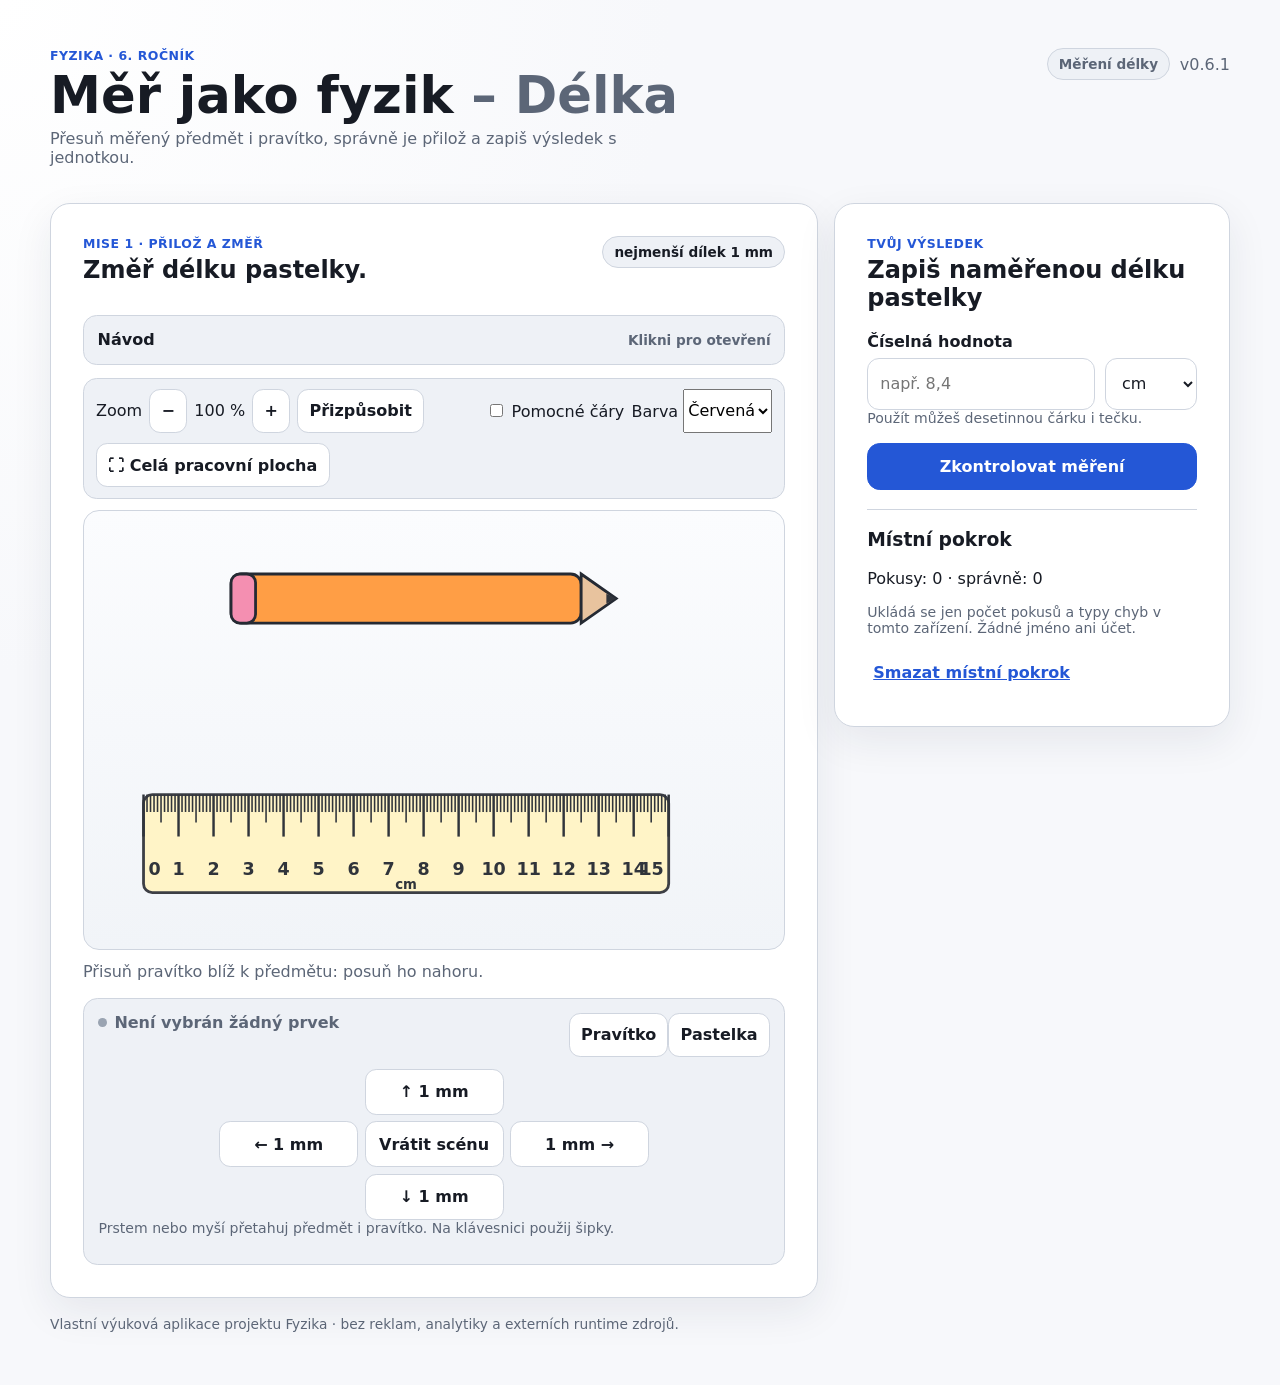
<file: index.html>
<!doctype html><html lang="cs"><head><meta charset="utf-8"><meta name="viewport" content="width=device-width,initial-scale=1,viewport-fit=cover"><meta name="theme-color" content="#f7f8fb"><meta http-equiv="Content-Security-Policy" content="default-src 'self';script-src 'self';style-src 'self';img-src 'self' data:;connect-src 'self';worker-src 'self';object-src 'none';base-uri 'none';form-action 'none'"><title>Měř jako fyzik – Délka</title><link rel="manifest" href="./manifest.webmanifest"><link rel="icon" href="./icons/icon.svg" type="image/svg+xml"><link rel="stylesheet" href="./styles.css"><script src="./physics.js" defer></script><script src="./app-1.js" defer></script><script src="./app-2a.js" defer></script><script src="./app-2b.js" defer></script><script src="./app-3.js" defer></script><script src="./app-4.js" defer></script></head><body>
<a class="skip-link" href="#workspace">Přejít na měřicí plochu</a><header class="site-header"><div><p class="eyebrow">Fyzika · 6. ročník</p><h1>Měř jako fyzik <span>– Délka</span></h1><p class="lead">Přesuň měřený předmět i pravítko, správně je přilož a zapiš výsledek s jednotkou.</p></div><div class="header-meta"><span class="pill">Měření délky</span><span id="version">v0.6.1</span></div></header>
<main id="workspace" class="layout"><section id="task-card" class="card task-card" aria-labelledby="task-title"><div class="task-heading"><div><p id="task-step" class="step">Mise 1 · Přilož a změř</p><h2 id="task-title">Změř délku předmětu.</h2></div><div class="skill-chip">nejmenší dílek 1 mm</div></div>
<details class="instruction-panel"><summary><span>Návod</span><span class="summary-hint">Klikni pro otevření</span></summary><div class="instruction-body"><ol><li>Přesuň předmět i pravítko do pohodlné polohy.</li><li>Přilož horní hranu pravítka těsně k předmětu.</li><li>Zarovnej značku <strong>0</strong> s levým koncem předmětu.</li><li>Odečti délku na stupnici a zapiš číselnou hodnotu i jednotku.</li></ol><p><strong>Tip:</strong> Když si nejsi jistý, zapni pomocné čáry nebo použij zoom.</p></div></details>
<div class="scene-tools"><div class="zoom-controls"><span>Zoom</span><button id="zoom-out" type="button" disabled>−</button><output id="zoom-label">100 %</output><button id="zoom-in" type="button">+</button><button id="zoom-reset" type="button">Přizpůsobit</button></div><div class="guide-controls"><label><input id="guide-toggle" type="checkbox"> Pomocné čáry</label><label>Barva <select id="guide-color"><option value="red" selected>Červená</option><option value="blue">Modrá</option><option value="green">Zelená</option><option value="black">Černá</option></select></label></div><button id="fullscreen-toggle" type="button"><span aria-hidden="true">⛶</span> <span id="fullscreen-label">Celá pracovní plocha</span></button></div>
<div class="scene-wrap"><svg id="measurement-scene" class="scene" viewBox="0 0 200 125" role="img" aria-labelledby="scene-title scene-desc"><title id="scene-title">Virtuální měření délky</title><desc id="scene-desc">Měřený předmět i pravítko lze přesouvat vodorovně i svisle.</desc><g id="object-group" class="movable object" tabindex="0" role="group" aria-label="Pohyblivý měřený předmět"></g><g id="ruler-group" class="movable ruler" tabindex="0" role="group" aria-label="Pohyblivé pravítko"><rect class="hitbox" x="-4" y="-5" width="158" height="38" rx="5"/><rect x="0" y="0" width="150" height="28" rx="2.5" class="ruler-body"/><g id="ruler-ticks"></g><g id="ruler-labels"></g><text x="75" y="27" text-anchor="middle" class="ruler-unit">cm</text></g><g id="guide-lines" class="guide-lines" aria-hidden="true"><line id="guide-start-line" class="guide-line"/><line id="guide-end-line" class="guide-line"/></g></svg></div>
<p id="accessible-state" class="sr-only"></p><p id="placement-status" class="status-line" tabindex="-1" aria-live="polite"></p><div class="movement-panel"><div class="active-selector"><span id="active-target-label" class="active-target-status" data-active="none" aria-live="polite">Není vybrán žádný prvek</span><div><button id="select-ruler" class="target-button" type="button" aria-pressed="false">Pravítko</button><button id="select-object" class="target-button" type="button" aria-pressed="false">Předmět</button></div></div><div class="nudge-grid"><span></span><button class="secondary nudge" data-nudge-y="-1" disabled>↑ 1 mm</button><span></span><button class="secondary nudge" data-nudge-x="-1" disabled>← 1 mm</button><button id="reset-scene" class="secondary" type="button">Vrátit scénu</button><button class="secondary nudge" data-nudge-x="1" disabled>1 mm →</button><span></span><button class="secondary nudge" data-nudge-y="1" disabled>↓ 1 mm</button><span></span></div><p id="movement-help" class="help">Prstem nebo myší přetahuj předmět i pravítko. Na klávesnici použij šipky.</p></div></section>
<aside class="card answer-card" aria-labelledby="answer-title"><p class="step">Tvůj výsledek</p><h2 id="answer-title">Zapiš naměřenou délku</h2><div class="answer-row"><label for="answer-value">Číselná hodnota</label><div class="answer-inputs"><input id="answer-value" type="text" inputmode="decimal" autocomplete="off" spellcheck="false" placeholder="např. 8,4" aria-describedby="answer-help"><select id="answer-unit" aria-label="Jednotka délky"><option value="cm">cm</option><option value="mm">mm</option></select></div><p id="answer-help" class="help">Použít můžeš desetinnou čárku i tečku.</p></div><button id="check-answer" class="primary" type="button">Zkontrolovat měření</button><div id="feedback" class="feedback" tabindex="-1" aria-live="assertive" hidden><strong id="feedback-title"></strong><p id="feedback-text"></p></div><button id="next-task" class="secondary" type="button" hidden>Další předmět</button><div class="progress-box"><h3>Místní pokrok</h3><p id="attempts-status">Pokusy: 0 · správně: 0</p><p class="privacy-note">Ukládá se jen počet pokusů a typy chyb v tomto zařízení. Žádné jméno ani účet.</p><button id="reset-progress" class="text-button" type="button">Smazat místní pokrok</button></div></aside></main><footer><p>Vlastní výuková aplikace projektu Fyzika · bez reklam, analytiky a externích runtime zdrojů.</p></footer></body></html>
</file>
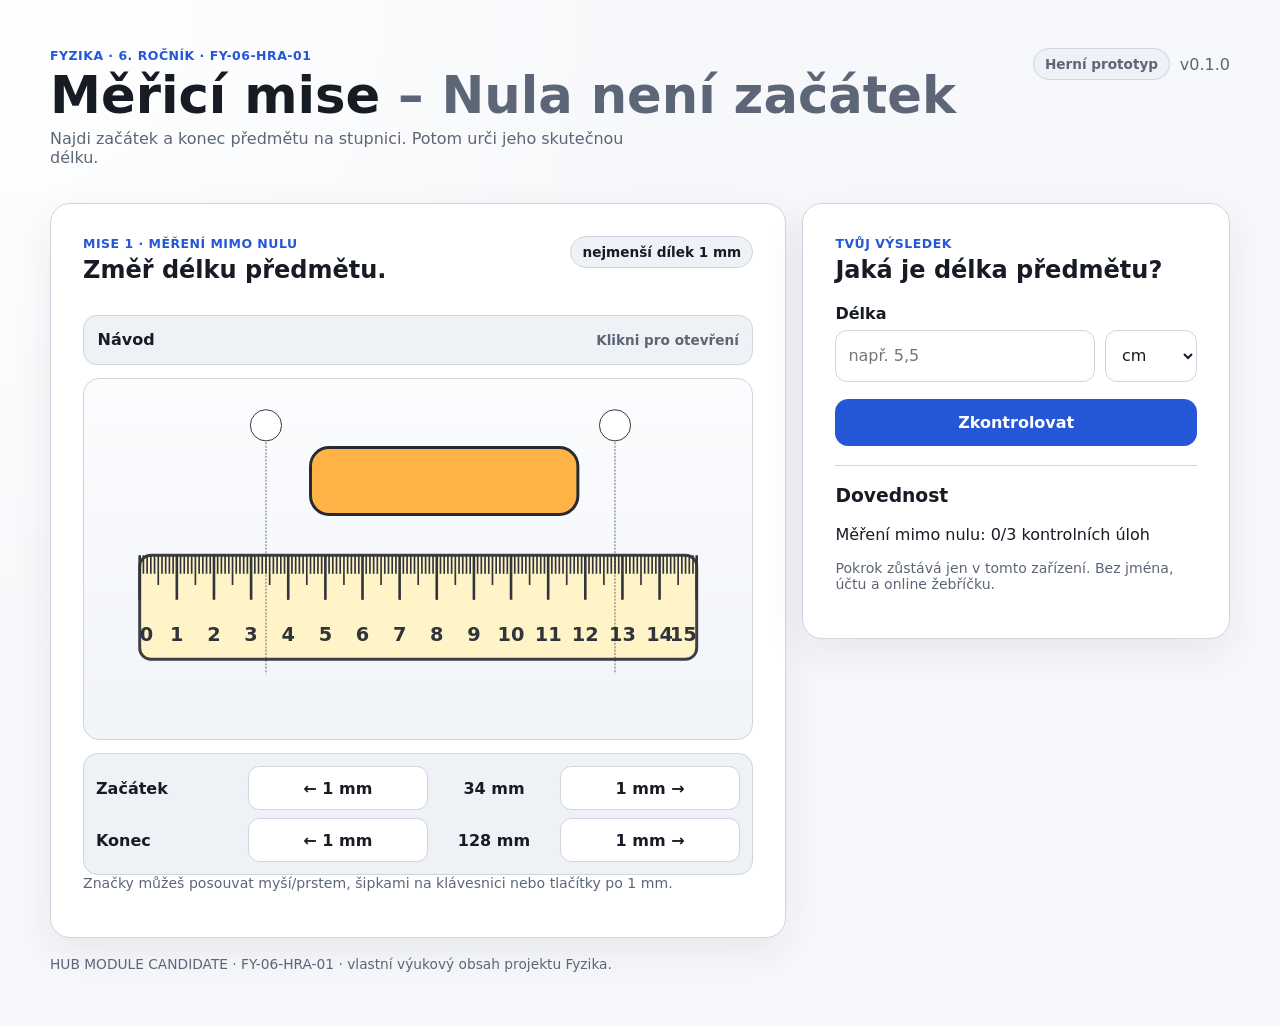
<file: games/mereni-mimo-nulu/index.html>
<!doctype html>
<html lang="cs">
<head>
  <meta charset="utf-8">
  <meta name="viewport" content="width=device-width,initial-scale=1,viewport-fit=cover">
  <meta name="theme-color" content="#f7f8fb">
  <meta http-equiv="Content-Security-Policy" content="default-src 'self';script-src 'self';style-src 'self';img-src 'self' data:;connect-src 'self';object-src 'none';base-uri 'none';form-action 'none'">
  <title>Měřicí mise – Nula není začátek</title>
  <link rel="stylesheet" href="../../styles.css">
  <link rel="stylesheet" href="./module.css">
  <script src="../../physics.js" defer></script>
  <script src="./game.js" defer></script>
</head>
<body>
  <a class="skip-link" href="#mission">Přejít na úlohu</a>
  <header class="site-header">
    <div>
      <p class="eyebrow">Fyzika · 6. ročník · FY-06-HRA-01</p>
      <h1>Měřicí mise <span>– Nula není začátek</span></h1>
      <p class="lead">Najdi začátek a konec předmětu na stupnici. Potom urči jeho skutečnou délku.</p>
    </div>
    <div class="header-meta"><span class="pill">Herní prototyp</span><span>v0.1.0</span></div>
  </header>

  <main id="mission" class="layout game-layout">
    <section class="card task-card" aria-labelledby="task-title">
      <div class="task-heading">
        <div>
          <p class="step" id="mission-step">Mise 1 · Měření mimo nulu</p>
          <h2 id="task-title">Změř délku předmětu.</h2>
        </div>
        <div class="skill-chip">nejmenší dílek 1 mm</div>
      </div>

      <details class="instruction-panel">
        <summary><span>Návod</span><span class="summary-hint">Klikni pro otevření</span></summary>
        <div class="instruction-body">
          <ol>
            <li>Označ na stupnici místo, kde předmět začíná.</li>
            <li>Označ místo, kde končí.</li>
            <li>Délku zjisti jako rozdíl: konec − začátek.</li>
            <li>Zapiš hodnotu a jednotku.</li>
          </ol>
          <p><strong>Pozor:</strong> číslo u pravého konce není automaticky délka předmětu.</p>
        </div>
      </details>

      <div class="scene-wrap offset-scene-wrap">
        <svg id="offset-scene" class="scene offset-scene" viewBox="0 0 180 92" role="img" aria-labelledby="scene-title scene-desc">
          <title id="scene-title">Měření předmětu na pravítku mimo nulovou značku</title>
          <desc id="scene-desc">Předmět leží nad pravítkem a nezačíná na nule. Dvě značky lze posouvat po stupnici.</desc>
          <rect x="15" y="16" width="150" height="18" rx="5" class="game-object" id="game-object"/>
          <g id="ruler" transform="translate(15 45)">
            <rect x="0" y="0" width="150" height="28" rx="3" class="ruler-body"/>
            <g id="ruler-ticks"></g>
            <g id="ruler-labels"></g>
          </g>
          <g id="markers">
            <g id="start-marker" class="measure-marker" tabindex="0" role="slider" aria-label="Značka začátku" aria-valuemin="0" aria-valuemax="150">
              <rect x="-8" y="4" width="16" height="78" rx="8" class="marker-hit"/>
              <line x1="0" y1="10" x2="0" y2="77" class="marker-line"/>
              <circle cx="0" cy="10" r="4.2" class="marker-handle"/>
            </g>
            <g id="end-marker" class="measure-marker" tabindex="0" role="slider" aria-label="Značka konce" aria-valuemin="0" aria-valuemax="150">
              <rect x="-8" y="4" width="16" height="78" rx="8" class="marker-hit"/>
              <line x1="0" y1="10" x2="0" y2="77" class="marker-line"/>
              <circle cx="0" cy="10" r="4.2" class="marker-handle"/>
            </g>
          </g>
        </svg>
      </div>

      <div class="marker-panel" aria-label="Přesné posouvání značek">
        <div class="marker-row">
          <strong>Začátek</strong>
          <button type="button" class="secondary marker-nudge" data-target="start" data-delta="-1">← 1 mm</button>
          <output id="start-output">0 mm</output>
          <button type="button" class="secondary marker-nudge" data-target="start" data-delta="1">1 mm →</button>
        </div>
        <div class="marker-row">
          <strong>Konec</strong>
          <button type="button" class="secondary marker-nudge" data-target="end" data-delta="-1">← 1 mm</button>
          <output id="end-output">0 mm</output>
          <button type="button" class="secondary marker-nudge" data-target="end" data-delta="1">1 mm →</button>
        </div>
      </div>
      <p class="help">Značky můžeš posouvat myší/prstem, šipkami na klávesnici nebo tlačítky po 1 mm.</p>
    </section>

    <aside class="card answer-card" aria-labelledby="answer-title">
      <p class="step">Tvůj výsledek</p>
      <h2 id="answer-title">Jaká je délka předmětu?</h2>
      <div class="answer-row">
        <label for="answer-value">Délka</label>
        <div class="answer-inputs">
          <input id="answer-value" type="text" inputmode="decimal" autocomplete="off" spellcheck="false" placeholder="např. 5,5">
          <select id="answer-unit" aria-label="Jednotka délky">
            <option value="cm">cm</option>
            <option value="mm">mm</option>
          </select>
        </div>
      </div>
      <button id="check-answer" class="primary" type="button">Zkontrolovat</button>
      <div id="feedback" class="feedback" tabindex="-1" aria-live="assertive" hidden>
        <strong id="feedback-title"></strong>
        <p id="feedback-text"></p>
      </div>
      <button id="next-task" class="secondary next-task" type="button" hidden>Další měření</button>
      <div class="progress-box">
        <h3>Dovednost</h3>
        <p id="mastery-status">Měření mimo nulu: zatím neověřeno</p>
        <p class="privacy-note">Pokrok zůstává jen v tomto zařízení. Bez jména, účtu a online žebříčku.</p>
      </div>
    </aside>
  </main>

  <footer><p>HUB MODULE CANDIDATE · FY-06-HRA-01 · vlastní výukový obsah projektu Fyzika.</p></footer>
</body>
</html>
</file>
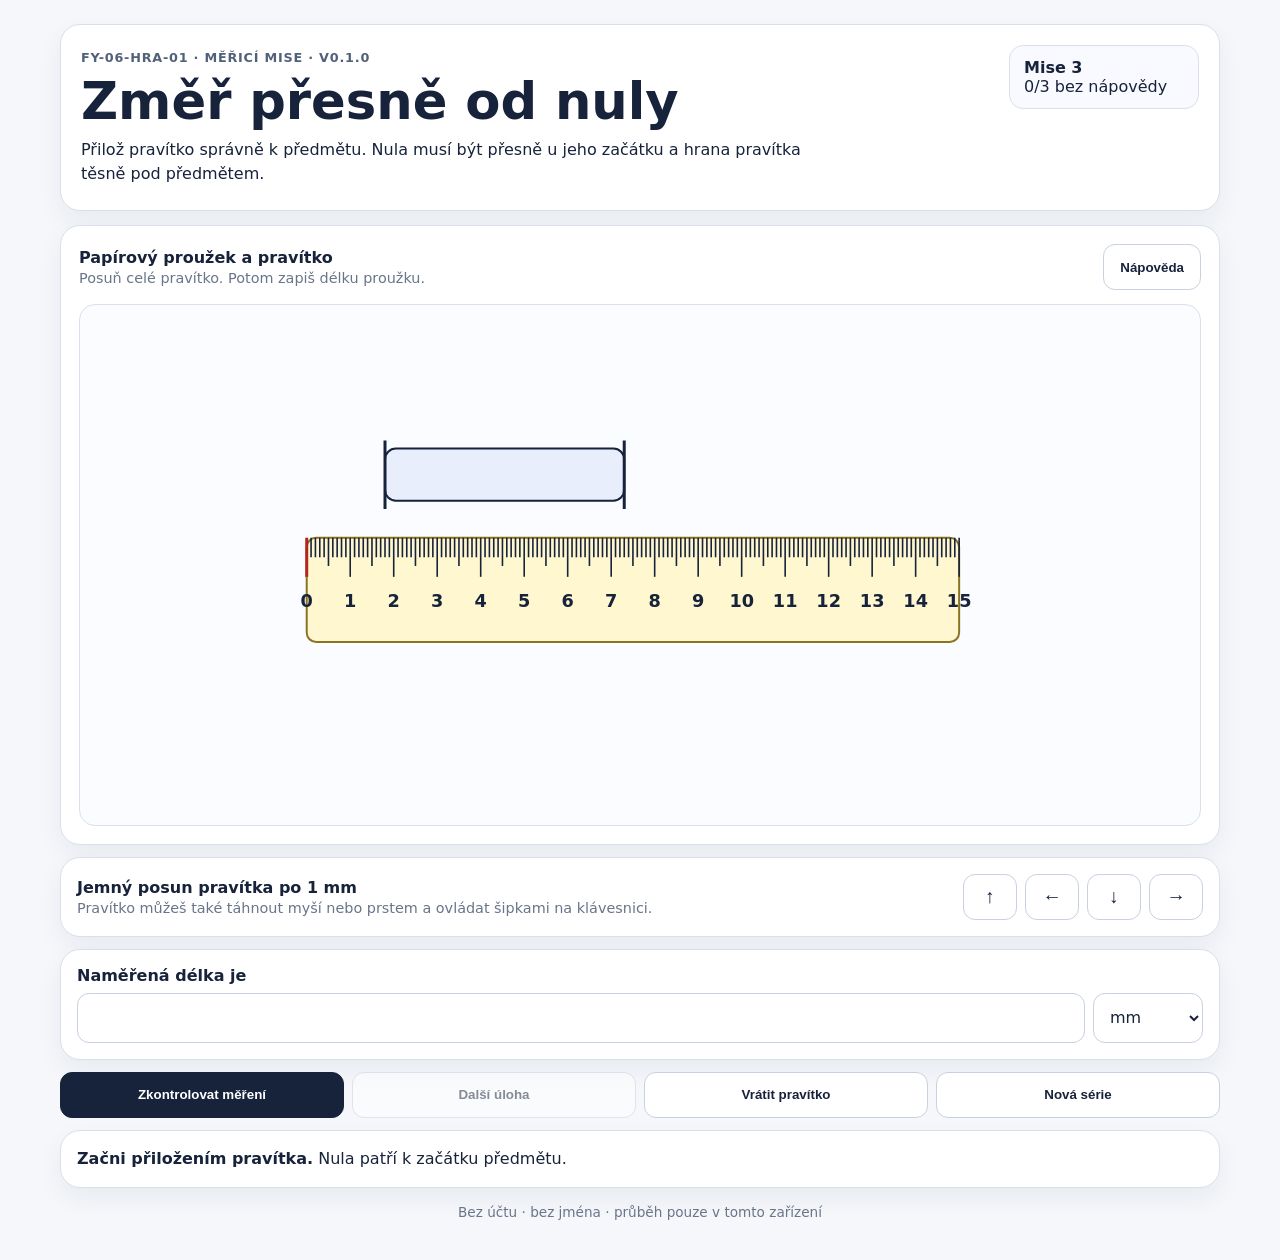
<file: games/mereni-od-nuly/index.html>
<!doctype html>
<html lang="cs">
<head>
  <meta charset="utf-8" />
  <meta name="viewport" content="width=device-width, initial-scale=1" />
  <title>Měřicí mise – Změř přesně od nuly</title>
  <link rel="stylesheet" href="module.css" />
</head>
<body>
  <main class="game-shell">
    <header class="game-head">
      <div>
        <p class="eyebrow">FY-06-HRA-01 · Měřicí mise · v0.1.0</p>
        <h1>Změř přesně od nuly</h1>
        <p>Přilož pravítko správně k předmětu. Nula musí být přesně u jeho začátku a hrana pravítka těsně pod předmětem.</p>
      </div>
      <div class="progress" aria-live="polite"><strong>Mise 3</strong><span id="progressText">0/3 bez nápovědy</span></div>
    </header>

    <section class="task-card" aria-labelledby="taskTitle">
      <div class="task-head">
        <div>
          <strong id="taskTitle">Papírový proužek a pravítko</strong>
          <span>Posuň celé pravítko. Potom zapiš délku proužku.</span>
        </div>
        <button id="helpButton" type="button" aria-expanded="false">Nápověda</button>
      </div>

      <div class="scene-wrap" id="sceneWrap">
        <svg id="sceneSvg" class="scene-svg" viewBox="0 0 824 382" role="img" aria-label="Předmět a posuvné pravítko"></svg>
      </div>

      <div id="helpBox" class="help-box" hidden>
        <strong>Kontrola ve dvou krocích:</strong>
        <ol>
          <li>Svisle si porovnej začátek předmětu s nulou pravítka.</li>
          <li>Hrana pravítka má být těsně u předmětu, ne daleko a ne přes něj.</li>
        </ol>
      </div>
    </section>

    <section class="move-card" aria-label="Posun pravítka">
      <div>
        <strong>Jemný posun pravítka po 1 mm</strong>
        <span>Pravítko můžeš také táhnout myší nebo prstem a ovládat šipkami na klávesnici.</span>
      </div>
      <div class="move-grid" aria-label="Směrová tlačítka">
        <button type="button" data-move-y="-1" aria-label="Posunout pravítko nahoru">↑</button>
        <button type="button" data-move-x="-1" aria-label="Posunout pravítko doleva">←</button>
        <button type="button" data-move-y="1" aria-label="Posunout pravítko dolů">↓</button>
        <button type="button" data-move-x="1" aria-label="Posunout pravítko doprava">→</button>
      </div>
    </section>

    <section class="answer-card">
      <label for="readingInput">Naměřená délka je</label>
      <div class="reading-row">
        <input id="readingInput" inputmode="decimal" autocomplete="off" aria-label="Naměřená délka" />
        <select id="unitSelect" aria-label="Jednotka délky">
          <option value="mm">mm</option>
          <option value="cm">cm</option>
        </select>
      </div>
    </section>

    <section class="actions">
      <button id="checkButton" class="primary" type="button">Zkontrolovat měření</button>
      <button id="nextButton" type="button" disabled>Další úloha</button>
      <button id="resetButton" type="button">Vrátit pravítko</button>
      <button id="newSeriesButton" type="button">Nová série</button>
    </section>

    <section id="feedback" class="feedback" aria-live="polite">
      <strong>Začni přiložením pravítka.</strong> Nula patří k začátku předmětu.
    </section>

    <footer>Bez účtu · bez jména · průběh pouze v tomto zařízení</footer>
  </main>

  <script src="../../physics.js"></script>
  <script src="model.js"></script>
  <script src="game.js"></script>
</body>
</html>
</file>
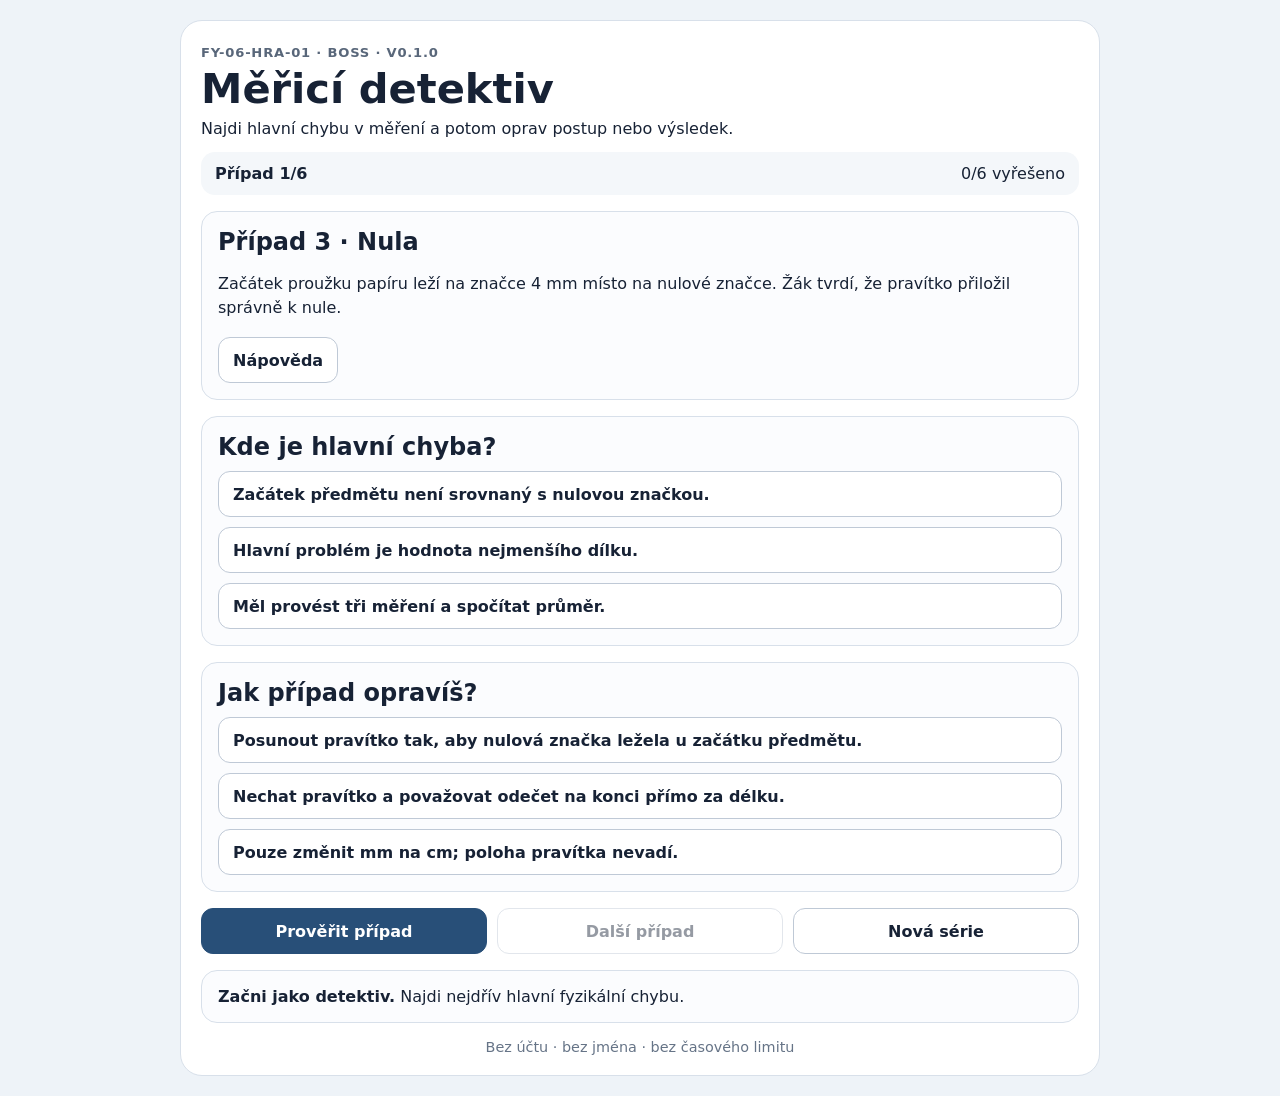
<file: games/merici-detektiv/index.html>
<!doctype html>
<html lang="cs">
<head>
  <meta charset="utf-8">
  <meta name="viewport" content="width=device-width,initial-scale=1">
  <title>Měřicí mise – Měřicí detektiv</title>
  <link rel="stylesheet" href="module.css">
</head>
<body>
  <main class="boss-shell" data-testid="boss-root">
    <header class="boss-header">
      <p class="eyebrow">FY-06-HRA-01 · BOSS · V0.1.0</p>
      <h1>Měřicí detektiv</h1>
      <p>Najdi hlavní chybu v měření a potom oprav postup nebo výsledek.</p>
      <div class="status-line"><strong id="case-label">Případ 1/6</strong><span id="mastery-label">0/6 vyřešeno</span></div>
    </header>

    <section class="case-card" aria-labelledby="case-title">
      <h2 id="case-title">Načítám případ…</h2>
      <p id="case-report"></p>
      <button id="hint-button" type="button" aria-expanded="false">Nápověda</button>
      <p id="hint-box" hidden></p>
    </section>

    <section class="choice-block">
      <h2>Kde je hlavní chyba?</h2>
      <div id="diagnosis-options" role="radiogroup" aria-label="Diagnóza chyby"></div>
    </section>

    <section class="choice-block">
      <h2>Jak případ opravíš?</h2>
      <div id="repair-options" role="radiogroup" aria-label="Oprava případu"></div>
    </section>

    <div class="actions">
      <button id="check-button" type="button">Prověřit případ</button>
      <button id="next-button" type="button" disabled>Další případ</button>
      <button id="restart-button" type="button">Nová série</button>
    </div>

    <section id="feedback" class="feedback" aria-live="polite"><strong>Začni jako detektiv.</strong> Najdi nejdřív hlavní fyzikální chybu.</section>
    <footer>Bez účtu · bez jména · bez časového limitu</footer>
  </main>
  <script src="model.js"></script>
  <script src="game.js"></script>
</body>
</html>
</file>
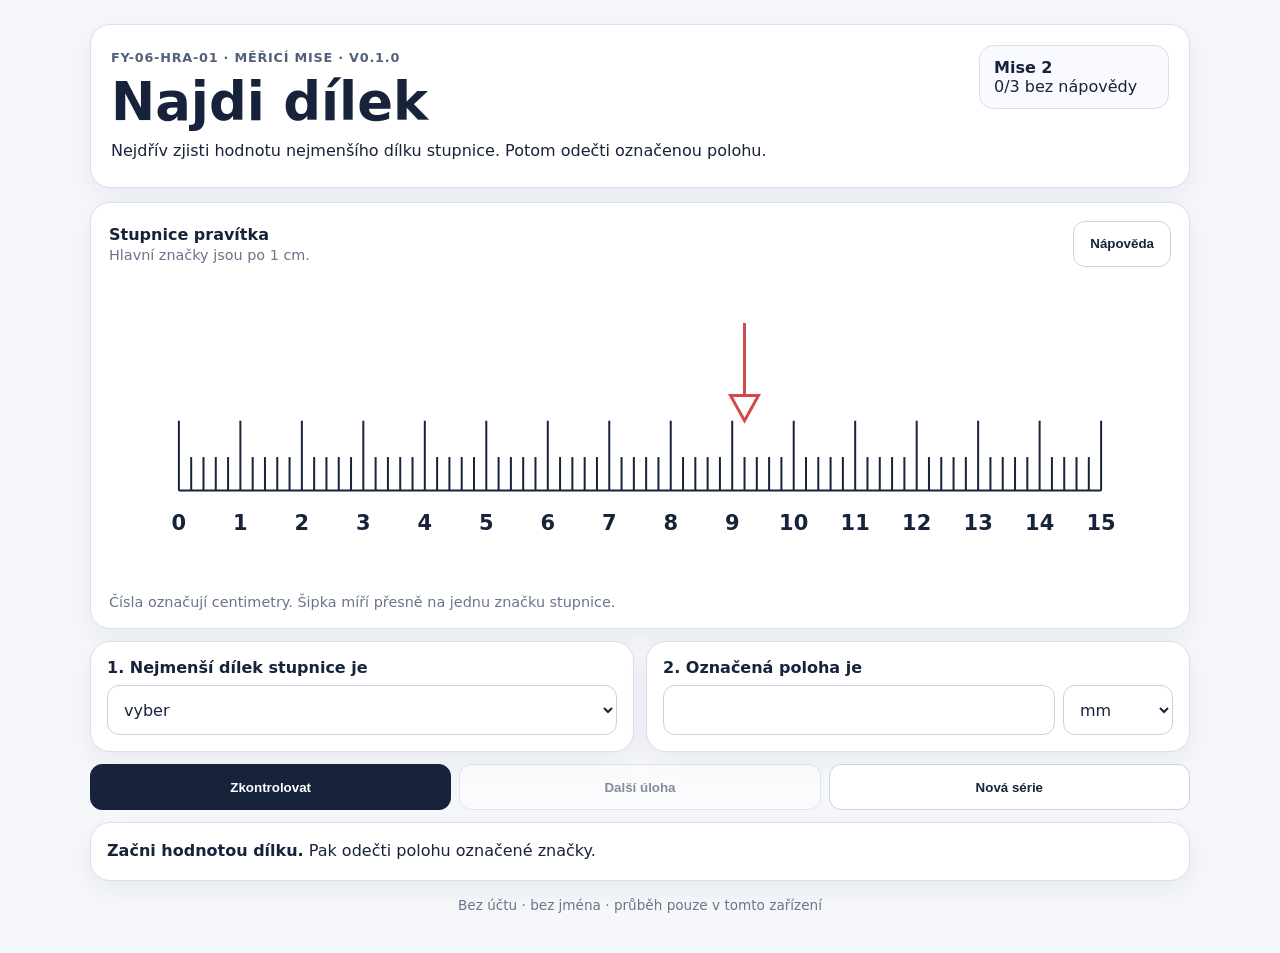
<file: games/najdi-dilek/index.html>
<!doctype html>
<html lang="cs">
<head>
  <meta charset="utf-8" />
  <meta name="viewport" content="width=device-width, initial-scale=1" />
  <title>Měřicí mise – Najdi dílek</title>
  <link rel="stylesheet" href="module.css" />
</head>
<body>
  <main class="game-shell">
    <header class="game-head">
      <div>
        <p class="eyebrow">FY-06-HRA-01 · Měřicí mise · v0.1.0</p>
        <h1>Najdi dílek</h1>
        <p>Nejdřív zjisti hodnotu nejmenšího dílku stupnice. Potom odečti označenou polohu.</p>
      </div>
      <div class="progress" aria-live="polite"><strong>Mise 2</strong><span id="progressText">0/3 bez nápovědy</span></div>
    </header>

    <section class="task-card" aria-labelledby="scaleTitle">
      <div class="task-head">
        <div><strong id="scaleTitle">Stupnice pravítka</strong><span>Hlavní značky jsou po 1 cm.</span></div>
        <button id="helpButton" type="button" aria-expanded="false">Nápověda</button>
      </div>
      <div class="scale-wrap">
        <svg id="scaleSvg" class="scale-svg" viewBox="0 0 760 220" role="img" aria-label="Pravítko s označenou polohou"></svg>
      </div>
      <p class="visual-note">Čísla označují centimetry. Šipka míří přesně na jednu značku stupnice.</p>
      <div id="helpBox" class="help-box" hidden>
        <strong>Jak na to:</strong> vezmi vzdálenost mezi dvěma očíslovanými značkami (1 cm = 10 mm) a rozděl ji počtem stejných mezer mezi nimi.
      </div>
    </section>

    <section class="answer-grid">
      <div class="answer-card">
        <label for="divisionSelect">1. Nejmenší dílek stupnice je</label>
        <select id="divisionSelect">
          <option value="">vyber</option>
          <option value="1">1 mm</option>
          <option value="2">2 mm</option>
          <option value="5">5 mm</option>
        </select>
      </div>
      <div class="answer-card">
        <label for="readingInput">2. Označená poloha je</label>
        <div class="reading-row">
          <input id="readingInput" inputmode="decimal" autocomplete="off" aria-label="Hodnota označené polohy" />
          <select id="unitSelect" aria-label="Jednotka odečtu">
            <option value="mm">mm</option>
            <option value="cm">cm</option>
          </select>
        </div>
      </div>
    </section>

    <section class="actions">
      <button id="checkButton" class="primary" type="button">Zkontrolovat</button>
      <button id="nextButton" type="button" disabled>Další úloha</button>
      <button id="newSeriesButton" type="button">Nová série</button>
    </section>

    <section id="feedback" class="feedback" aria-live="polite">
      <strong>Začni hodnotou dílku.</strong> Pak odečti polohu označené značky.
    </section>

    <footer>Bez účtu · bez jména · průběh pouze v tomto zařízení</footer>
  </main>

  <script src="model.js"></script>
  <script src="game.js"></script>
</body>
</html>
</file>
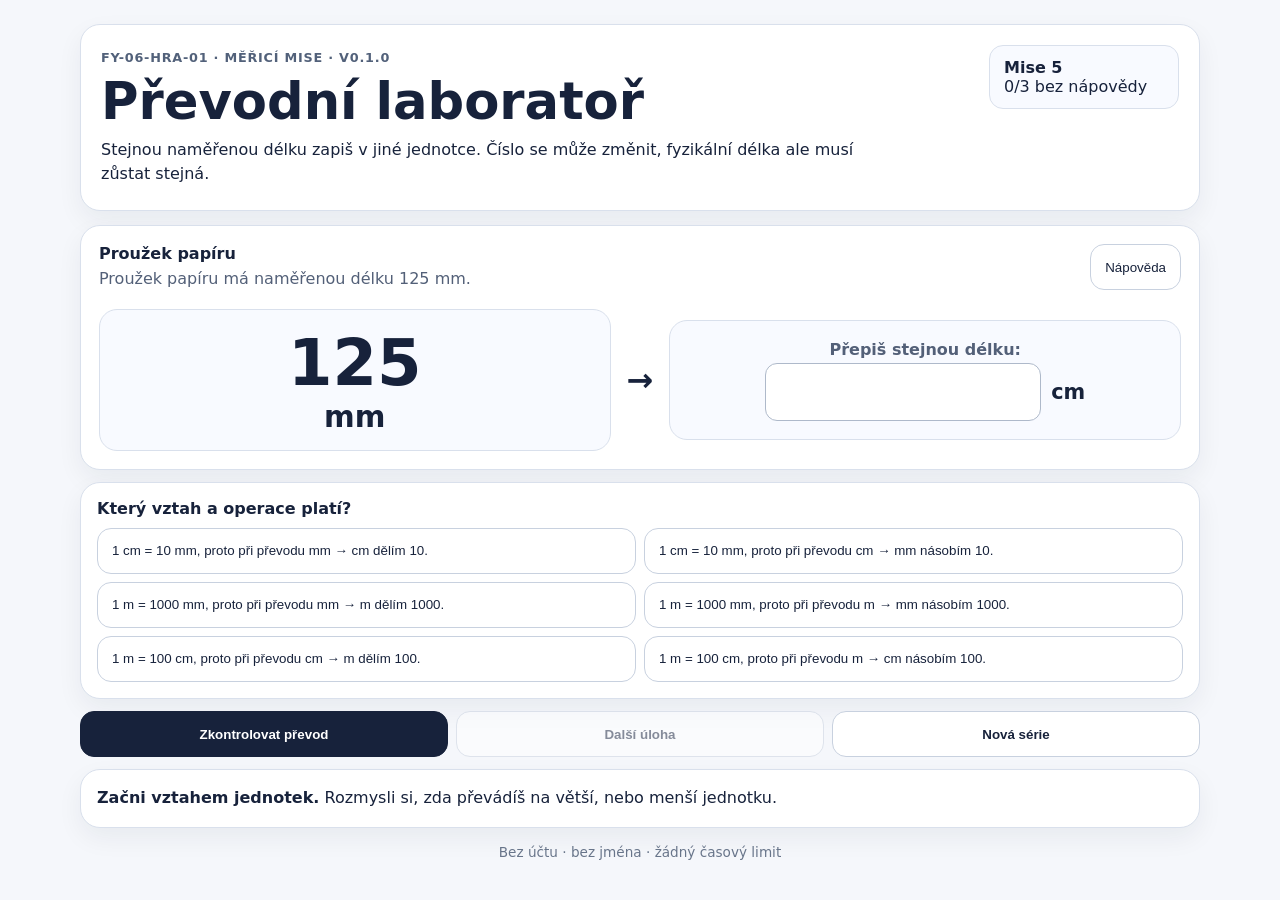
<file: games/prevodni-laborator/index.html>
<!doctype html>
<html lang="cs">
<head>
  <meta charset="utf-8" />
  <meta name="viewport" content="width=device-width, initial-scale=1" />
  <title>Měřicí mise – Převodní laboratoř</title>
  <link rel="stylesheet" href="module.css" />
</head>
<body>
  <main class="game-shell">
    <header class="game-head">
      <div>
        <p class="eyebrow">FY-06-HRA-01 · Měřicí mise · v0.1.0</p>
        <h1>Převodní laboratoř</h1>
        <p>Stejnou naměřenou délku zapiš v jiné jednotce. Číslo se může změnit, fyzikální délka ale musí zůstat stejná.</p>
      </div>
      <div class="progress" aria-live="polite"><strong>Mise 5</strong><span id="progressText">0/3 bez nápovědy</span></div>
    </header>

    <section class="task-card" aria-labelledby="taskTitle">
      <div class="task-head">
        <div><strong id="taskTitle">Úloha</strong><span id="taskContext"></span></div>
        <button id="helpButton" type="button" aria-expanded="false">Nápověda</button>
      </div>
      <div class="conversion-line" aria-live="polite">
        <div class="source-value"><span id="sourceNumber">0</span> <strong id="sourceUnit">mm</strong></div>
        <div class="arrow" aria-hidden="true">→</div>
        <label class="target-box">
          <span>Přepiš stejnou délku:</span>
          <span class="answer-row"><input id="answerInput" inputmode="decimal" autocomplete="off" aria-label="Převedená hodnota" /><strong id="targetUnit">cm</strong></span>
        </label>
      </div>
      <div id="helpBox" class="help-box" hidden>
        <strong>Nejdřív vztah jednotek, potom výpočet:</strong>
        <p id="helpText">1 cm = 10 mm.</p>
        <p>Kontrola smyslem: při převodu na větší jednotku má být číselná hodnota menší; při převodu na menší jednotku větší.</p>
      </div>
    </section>

    <section class="reason-card">
      <strong>Který vztah a operace platí?</strong>
      <div id="ruleList" class="rule-list" role="group" aria-label="Pravidlo převodu"></div>
    </section>

    <section class="actions">
      <button id="checkButton" class="primary" type="button">Zkontrolovat převod</button>
      <button id="nextButton" type="button" disabled>Další úloha</button>
      <button id="newSeriesButton" type="button">Nová série</button>
    </section>
    <section id="feedback" class="feedback" aria-live="polite"><strong>Začni vztahem jednotek.</strong> Nejdřív si rozmysli, zda převádíš na větší, nebo menší jednotku.</section>
    <footer>Bez účtu · bez jména · žádný časový limit</footer>
  </main>
  <script src="model.js"></script>
  <script src="game.js"></script>
</body>
</html>
</file>
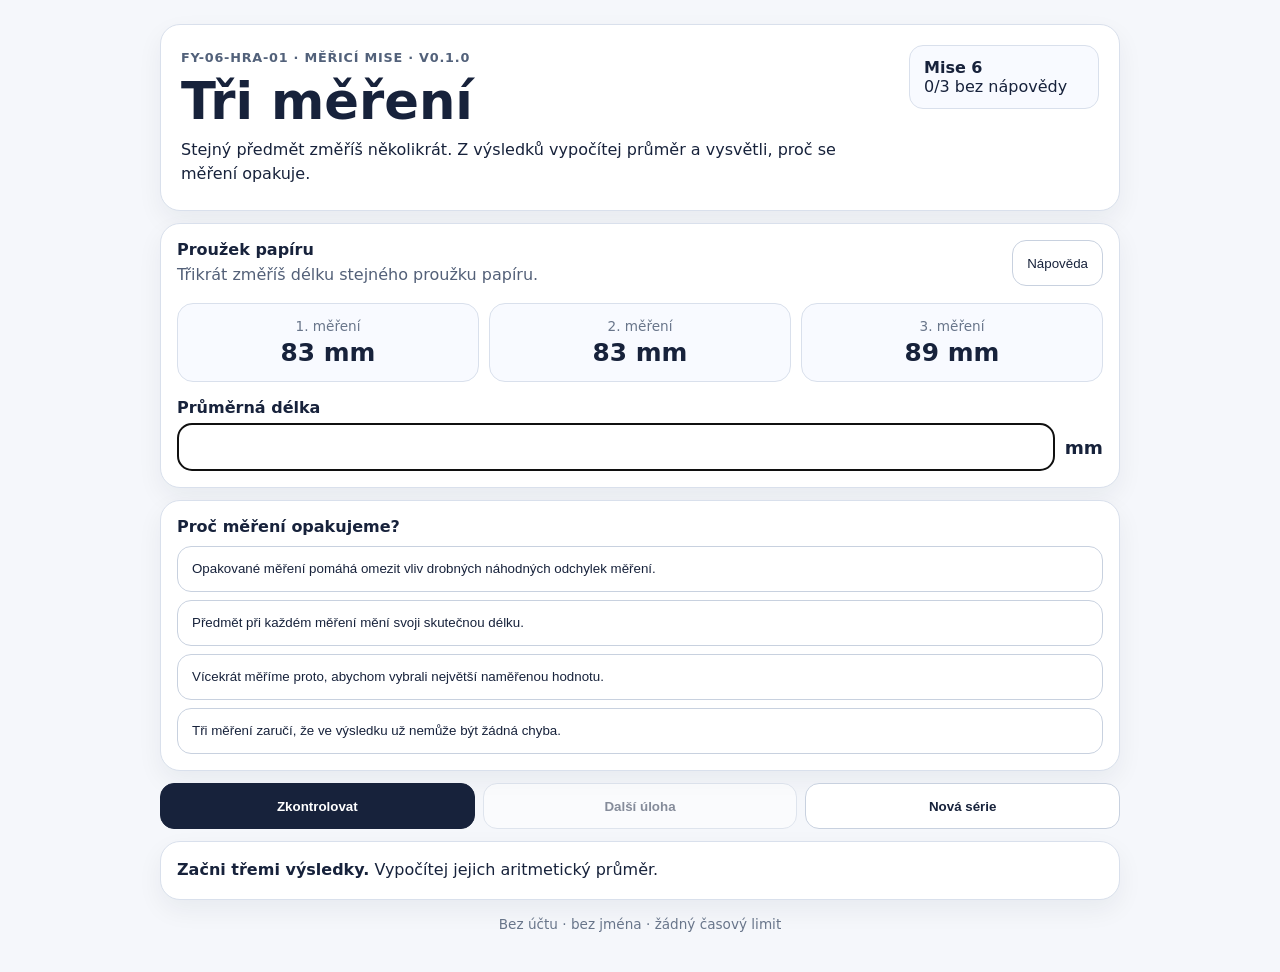
<file: games/tri-mereni/index.html>
<!doctype html>
<html lang="cs">
<head>
  <meta charset="utf-8" />
  <meta name="viewport" content="width=device-width, initial-scale=1" />
  <title>Měřicí mise – Tři měření</title>
  <link rel="stylesheet" href="module.css" />
</head>
<body>
  <main class="game-shell">
    <header class="game-head">
      <div>
        <p class="eyebrow">FY-06-HRA-01 · Měřicí mise · v0.1.0</p>
        <h1>Tři měření</h1>
        <p>Stejný předmět změříš několikrát. Z výsledků vypočítej průměr a vysvětli, proč se měření opakuje.</p>
      </div>
      <div class="progress" aria-live="polite"><strong>Mise 6</strong><span id="progressText">0/3 bez nápovědy</span></div>
    </header>

    <section class="task-card" aria-labelledby="taskTitle">
      <div class="task-head"><div><strong id="taskTitle">Úloha</strong><span id="taskText"></span></div><button id="helpButton" type="button" aria-expanded="false">Nápověda</button></div>
      <div class="readings" aria-label="Tři výsledky měření">
        <div><span>1. měření</span><strong id="reading1"></strong></div>
        <div><span>2. měření</span><strong id="reading2"></strong></div>
        <div><span>3. měření</span><strong id="reading3"></strong></div>
      </div>
      <label class="answer-label" for="answerInput">Průměrná délka</label>
      <div class="answer-row"><input id="answerInput" inputmode="decimal" autocomplete="off" aria-label="Průměrná délka" /><strong>mm</strong></div>
      <div id="helpBox" class="help-box" hidden><strong>Postup:</strong> sečti všechna tři měření a součet vyděl třemi. Průměr nesmí být prostě největší hodnota ani jedno vybrané měření.</div>
    </section>

    <section class="reason-card">
      <strong>Proč měření opakujeme?</strong>
      <div id="reasonList" class="reason-list" role="group" aria-label="Důvod opakovaného měření"></div>
    </section>

    <section class="actions">
      <button id="checkButton" class="primary" type="button">Zkontrolovat</button>
      <button id="nextButton" type="button" disabled>Další úloha</button>
      <button id="newSeriesButton" type="button">Nová série</button>
    </section>

    <section id="feedback" class="feedback" aria-live="polite"><strong>Začni třemi výsledky.</strong> Vypočítej jejich aritmetický průměr.</section>
    <footer>Bez účtu · bez jména · žádný časový limit</footer>
  </main>
  <script src="model.js"></script>
  <script src="game.js"></script>
</body>
</html>
</file>
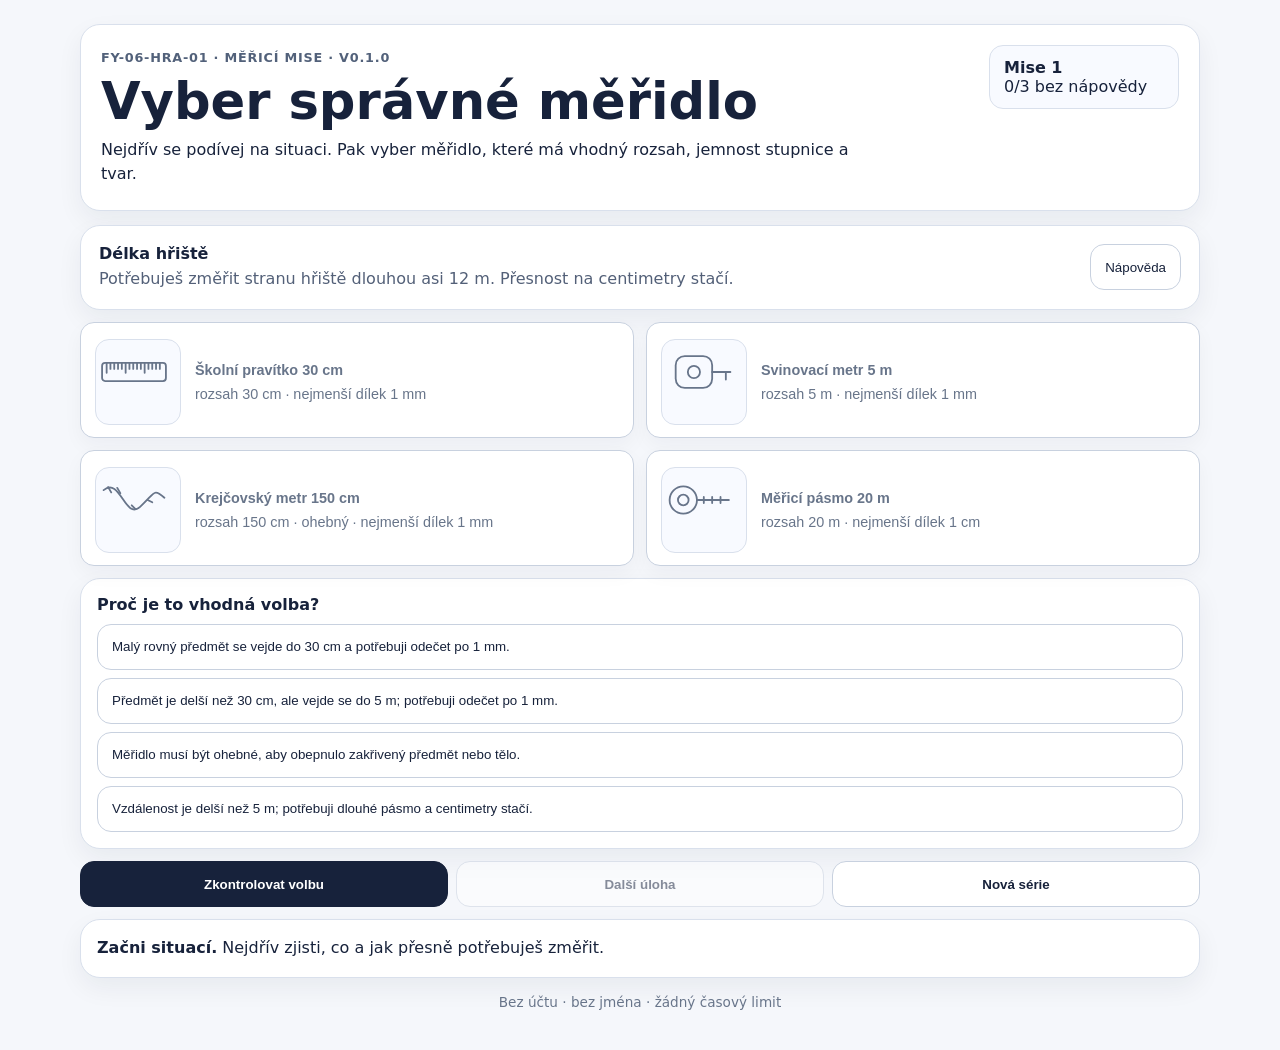
<file: games/vyber-meridlo/index.html>
<!doctype html>
<html lang="cs">
<head>
  <meta charset="utf-8" />
  <meta name="viewport" content="width=device-width, initial-scale=1" />
  <title>Měřicí mise – Vyber správné měřidlo</title>
  <link rel="stylesheet" href="module.css" />
</head>
<body>
  <main class="game-shell">
    <header class="game-head">
      <div>
        <p class="eyebrow">FY-06-HRA-01 · Měřicí mise · v0.1.0</p>
        <h1>Vyber správné měřidlo</h1>
        <p>Nejdřív se podívej na situaci. Pak vyber měřidlo, které má vhodný rozsah, jemnost stupnice a tvar.</p>
      </div>
      <div class="progress" aria-live="polite"><strong>Mise 1</strong><span id="progressText">0/3 bez nápovědy</span></div>
    </header>

    <section class="task-card" aria-labelledby="taskTitle">
      <div class="task-head">
        <div>
          <strong id="taskTitle">Úloha</strong>
          <span id="taskText"></span>
        </div>
        <button id="helpButton" type="button" aria-expanded="false">Nápověda</button>
      </div>
      <div id="helpBox" class="help-box" hidden>
        <strong>Ptej se ve třech krocích:</strong>
        <ol>
          <li>Je měřidlo dost dlouhé pro celý měřený úsek?</li>
          <li>Má dostatečně jemnou stupnici pro požadovanou přesnost?</li>
          <li>Je jeho tvar vhodný – rovný, ohebný, nebo určený pro dlouhé vzdálenosti?</li>
        </ol>
      </div>
    </section>

    <section class="tool-grid" id="toolGrid" aria-label="Výběr měřidla"></section>

    <section class="reason-card">
      <strong>Proč je to vhodná volba?</strong>
      <div id="reasonList" class="reason-list" role="radiogroup" aria-label="Důvod volby měřidla"></div>
    </section>

    <section class="actions">
      <button id="checkButton" class="primary" type="button">Zkontrolovat volbu</button>
      <button id="nextButton" type="button" disabled>Další úloha</button>
      <button id="newSeriesButton" type="button">Nová série</button>
    </section>

    <section id="feedback" class="feedback" aria-live="polite">
      <strong>Začni situací.</strong> Nevybírej podle vzhledu měřidla, ale podle úkolu.
    </section>

    <footer>Bez účtu · bez jména · žádný časový limit</footer>
  </main>

  <script src="model.js"></script>
  <script src="game.js"></script>
</body>
</html>
</file>
<file: styles.css>
:root{color-scheme:light;--bg:#f7f8fb;--surface:#fff;--surface2:#eef1f6;--text:#171b24;--muted:#5c6677;--border:#cfd5df;--accent:#2457d6;--success:#155d31;--error:#8a2d22;--shadow:0 14px 40px rgba(29,42,68,.08);font-family:system-ui,-apple-system,"Segoe UI",sans-serif}*{box-sizing:border-box}html{background:var(--bg)}body{margin:0;min-height:100vh;background:radial-gradient(circle at top left,#fff 0,var(--bg) 42rem);color:var(--text)}button,input,select{font:inherit}button,select{min-height:44px}button{cursor:pointer}.skip-link{position:absolute;left:1rem;top:-6rem;padding:.75rem 1rem;background:#171b24;color:#fff;z-index:10}.skip-link:focus{top:1rem}.site-header,.layout,footer{width:min(1180px,calc(100% - 2rem));margin-inline:auto}.site-header{display:flex;justify-content:space-between;gap:2rem;align-items:flex-start;padding:clamp(1.5rem,4vw,3rem) 0 1.25rem}.eyebrow,.step{margin:0 0 .35rem;color:var(--accent);font-weight:800;letter-spacing:.04em;text-transform:uppercase;font-size:.78rem}h1,h2,h3,p{margin-top:0}h1{margin-bottom:.5rem;font-size:clamp(1.9rem,4vw,3.35rem);line-height:1.02}h1 span{color:var(--muted);font-weight:650}.lead{color:var(--muted);max-width:60ch}.header-meta{display:flex;gap:.6rem;align-items:center;color:var(--muted)}.pill,.skill-chip{display:inline-flex;align-items:center;min-height:32px;padding:.35rem .7rem;border-radius:999px;background:var(--surface2);border:1px solid var(--border);font-size:.85rem;font-weight:700}.layout{display:grid;grid-template-columns:minmax(0,1.65fr) minmax(300px,.85fr);gap:1rem;align-items:start}.card{background:var(--surface);border:1px solid var(--border);border-radius:1.25rem;box-shadow:var(--shadow)}.task-card,.answer-card{padding:clamp(1rem,2.5vw,2rem)}.answer-card{position:sticky;top:1rem}.task-heading,.active-selector{display:flex;justify-content:space-between;gap:1rem;align-items:flex-start}.instruction-panel{margin:.65rem 0 .8rem;border:1px solid var(--border);border-radius:.85rem;background:var(--surface2);overflow:hidden}.instruction-panel summary{min-height:48px;display:flex;justify-content:space-between;align-items:center;gap:.75rem;padding:.7rem .85rem;cursor:pointer;font-weight:800;list-style:none}.instruction-panel summary::-webkit-details-marker{display:none}.instruction-body{padding:.1rem .95rem .9rem;color:var(--muted);border-top:1px solid var(--border)}.instruction-body li+li{margin-top:.35rem}.summary-hint{color:var(--muted);font-size:.85rem;font-weight:600}.scene-tools{display:flex;align-items:center;justify-content:space-between;gap:.65rem;flex-wrap:wrap;margin:.8rem 0 .7rem;padding:.65rem .75rem;border:1px solid var(--border);border-radius:.85rem;background:var(--surface2)}.zoom-controls,.guide-controls{display:flex;align-items:center;gap:.45rem;flex-wrap:wrap}.scene-tools button,.target-button{border:1px solid var(--border);border-radius:.7rem;background:#fff;color:var(--text);font-weight:700;padding:.45rem .7rem}.scene-wrap{border:1px solid var(--border);border-radius:1rem;background:linear-gradient(#fbfcfe,#f1f4f8);overflow:hidden;touch-action:none}.scene{display:block;width:100%;height:auto;min-height:310px;color:#252a33}.movable{cursor:grab;touch-action:none}.movable:active{cursor:grabbing}.movable:focus,.movable:focus-visible{outline:none}.hitbox{fill:transparent;pointer-events:all}.ruler-body{fill:#fff4c7;stroke:#3d3f45;stroke-width:.8}.tick{stroke:#30343b;stroke-width:.45}.tick-major{stroke-width:.7}.ruler-label,.ruler-unit{fill:#30343b;font-size:5px;font-weight:700;user-select:none;pointer-events:none}.ruler-unit{font-size:3.8px}.guide-lines{opacity:0;visibility:hidden;pointer-events:none}.guide-lines.is-visible{opacity:1;visibility:visible}.guide-line{stroke:var(--guide-color,#c62828);stroke-width:.8;vector-effect:non-scaling-stroke}.status-line{min-height:1.5em;margin:.75rem 0;color:var(--muted)}.movement-panel{padding:.9rem;border:1px solid var(--border);border-radius:.9rem;background:var(--surface2)}.active-target-status{display:inline-flex;align-items:center;gap:.45rem;color:var(--muted);font-weight:700}.active-target-status:before{content:"";width:.55rem;height:.55rem;border-radius:50%;background:#9aa4b2}.active-target-status[data-active="ruler"]:before,.active-target-status[data-active="object"]:before{background:var(--accent)}.target-button[aria-pressed="true"]{border-color:var(--accent);box-shadow:inset 0 0 0 1px var(--accent)}.nudge-grid{width:min(100%,430px);margin:.75rem auto 0;display:grid;grid-template-columns:repeat(3,minmax(0,1fr));gap:.4rem}.secondary{min-height:46px;border:1px solid var(--border);border-radius:.7rem;background:#fff;color:var(--text);font-weight:700}.help,.privacy-note{color:var(--muted);font-size:.88rem}.movement-help{text-align:center;margin:.7rem 0 0}.answer-row{margin:1.1rem 0}.answer-row label{display:block;margin-bottom:.4rem;font-weight:700}.answer-inputs{display:grid;grid-template-columns:1fr 92px;gap:.6rem}.answer-inputs input,.answer-inputs select{width:100%;min-height:52px;border:1px solid var(--border);border-radius:.75rem;padding:.65rem .75rem;background:#fff;color:var(--text)}.primary{width:100%;border:1px solid var(--accent);border-radius:.8rem;background:var(--accent);color:#fff;font-weight:800;padding:.8rem 1rem}.feedback{margin-top:1rem;padding:1rem;border-radius:.85rem;border:1px solid currentColor}.feedback[data-kind="success"]{background:#e9f7ee;color:var(--success)}.feedback[data-kind="error"]{background:#fff0ee;color:var(--error)}.feedback[data-kind="hint"]{background:#fff8df;color:#6d5200}.feedback p{margin:.35rem 0 0}.progress-box{margin-top:1.2rem;padding-top:1.2rem;border-top:1px solid var(--border)}.text-button{min-height:44px;border:0;background:transparent;color:var(--accent);text-decoration:underline;font-weight:700}.sr-only{position:absolute!important;width:1px;height:1px;padding:0;margin:-1px;overflow:hidden;clip:rect(0,0,0,0);white-space:nowrap;border:0}footer{color:var(--muted);padding:1.1rem 0 2.5rem;font-size:.86rem}.task-card:fullscreen,.task-card.is-workspace-maximized{width:100%;height:100%;max-width:none;margin:0;border:0;border-radius:0;overflow:auto;background:#fff;box-shadow:none}.task-card.is-workspace-maximized:not(:fullscreen){position:fixed;inset:0;z-index:1000}.task-card:fullscreen .scene,.task-card.is-workspace-maximized .scene{min-height:420px;height:clamp(420px,58vh,760px)}body.workspace-maximized{overflow:hidden}@media(max-width:820px){.layout{grid-template-columns:1fr}.answer-card{position:static}.site-header{align-items:flex-end}.scene{min-height:280px}}@media(max-width:560px){.site-header{display:block}.header-meta{margin-top:.8rem}.task-heading{display:block}.skill-chip{margin-bottom:.5rem}.summary-hint{display:none}.scene-tools{align-items:stretch}.zoom-controls,.guide-controls{width:100%}.scene-tools>button{width:100%}.active-selector{flex-direction:column}.active-selector>div{display:flex;width:100%;gap:.4rem}.target-button{flex:1}.scene{min-height:250px}.nudge-grid{gap:.35rem}.nudge-grid button{font-size:.88rem;padding-inline:.3rem}}@media(prefers-reduced-motion:no-preference){button,input,select{transition:background-color .15s,border-color .15s,transform .15s}button:active{transform:translateY(1px)}}
</file>
<file: games/mereni-mimo-nulu/module.css>
.game-layout{grid-template-columns:minmax(0,1.55fr) minmax(300px,.9fr)}.offset-scene-wrap{margin-top:.8rem}.offset-scene{min-height:360px}.game-object{fill:#ffb347;stroke:#252a33;stroke-width:.8}.measure-marker{cursor:ew-resize;touch-action:none}.measure-marker:focus .marker-handle,.measure-marker:focus-visible .marker-handle{stroke:var(--accent);stroke-width:1.8}.marker-hit{fill:#000;fill-opacity:.001;pointer-events:all}.marker-line{stroke:#20242c;stroke-width:.65;stroke-dasharray:2 1.4;vector-effect:non-scaling-stroke;pointer-events:none}.marker-handle{fill:#fff;stroke:#20242c;stroke-width:.9;vector-effect:non-scaling-stroke;pointer-events:none}.marker-panel{margin-top:.85rem;border:1px solid var(--border);border-radius:.9rem;background:var(--surface2);padding:.75rem}.marker-row{display:grid;grid-template-columns:minmax(78px,.8fr) minmax(96px,1fr) minmax(70px,.65fr) minmax(96px,1fr);gap:.45rem;align-items:center}.marker-row+.marker-row{margin-top:.5rem}.marker-row output{text-align:center;font-weight:800}.marker-nudge{min-height:44px}.next-task{width:100%;margin-top:.8rem}.ruler-label{font-size:5.2px}.ruler-unit{font-size:3.8px}@media(max-width:820px){.game-layout{grid-template-columns:1fr}}@media(max-width:680px){.marker-row{grid-template-columns:1fr 1fr}.marker-row strong,.marker-row output{grid-column:span 1}.marker-row button{font-size:.88rem;padding-inline:.35rem}.offset-scene{min-height:300px}}@media(min-width:1600px){.site-header,.game-layout,footer{width:min(1540px,calc(100% - 4rem))}.game-layout{grid-template-columns:minmax(0,1.65fr) minmax(390px,.75fr)}.offset-scene{min-height:460px}}
</file>
<file: games/mereni-od-nuly/module.css>
*{box-sizing:border-box}body{margin:0;font-family:Inter,system-ui,sans-serif;background:#f5f7fb;color:#17223b;overflow-x:hidden}.game-shell{width:min(1160px,calc(100% - 24px));margin:24px auto 40px;min-width:0}.game-head,.task-card,.move-card,.answer-card,.feedback{background:#fff;border:1px solid #d9e0ec;border-radius:20px;box-shadow:0 10px 26px rgba(23,34,59,.06);min-width:0}.game-head{display:flex;justify-content:space-between;gap:18px;padding:20px;align-items:flex-start;flex-wrap:wrap}.eyebrow{font-size:.8rem;font-weight:800;letter-spacing:.06em;text-transform:uppercase;color:#52617a}.game-head h1{margin:.2rem 0 .4rem;font-size:clamp(2rem,6vw,3.2rem)}.game-head p{margin:.2rem 0;line-height:1.55;max-width:760px}.progress{min-width:190px;padding:12px 14px;border:1px solid #d9e0ec;border-radius:14px;background:#f8faff}.progress strong,.progress span,.task-head strong,.task-head span,.move-card strong,.move-card span{display:block}.task-card{margin-top:14px;padding:18px}.task-head{display:flex;justify-content:space-between;gap:12px;align-items:center;flex-wrap:wrap}.task-head span,.move-card span{color:#68758a;font-size:.9rem;margin-top:3px}.task-head button,.move-grid button,.actions button{min-height:46px;border:1px solid #c8d1df;border-radius:12px;background:#fff;padding:10px 16px;font-weight:800;color:#17223b;cursor:pointer}.scene-wrap{margin-top:14px;overflow-x:auto;max-width:100%;min-width:0;overscroll-behavior-inline:contain;border-radius:16px;border:1px solid #d9e0ec;background:#fbfcff}.scene-svg{display:block;width:100%;min-width:780px;min-height:360px}.help-box{margin-top:12px;padding:12px 14px;border-radius:14px;background:#eef4ff;border:1px solid #c9d9ff;line-height:1.5}.help-box ol{margin:.45rem 0 0;padding-left:1.25rem}.move-card{display:flex;justify-content:space-between;gap:18px;align-items:center;margin-top:12px;padding:16px;flex-wrap:wrap}.move-grid{display:grid;grid-template-columns:repeat(4,54px);gap:8px}.move-grid button{padding:8px;font-size:1.2rem}.answer-card{margin-top:12px;padding:16px}.answer-card label{display:block;font-weight:850;margin-bottom:8px}.reading-row{display:grid;grid-template-columns:minmax(0,1fr) 110px;gap:8px;min-width:0}.reading-row input,.reading-row select{width:100%;min-width:0;max-width:100%;min-height:50px;border:1px solid #c8d1df;border-radius:12px;background:#fff;padding:8px 12px;font:inherit;color:#17223b}.actions{display:flex;gap:8px;flex-wrap:wrap;margin-top:12px}.actions button{flex:1 1 180px}.actions .primary{background:#17223b;color:#fff;border-color:#17223b}.actions button:disabled{opacity:.5;cursor:not-allowed}.feedback{margin-top:12px;padding:16px;line-height:1.55}.feedback.ok{border-color:#9ad7b1;background:#f2fbf5}.feedback.error{border-color:#f0b4b4;background:#fff5f5}footer{text-align:center;color:#68758a;font-size:.85rem;margin-top:16px}.object-shape{fill:#e8eefb;stroke:#17223b;stroke-width:2;vector-effect:non-scaling-stroke}.object-edge{stroke:#17223b;stroke-width:3;vector-effect:non-scaling-stroke}.ruler-body{fill:#fff7cf;stroke:#8b7320;stroke-width:2;vector-effect:non-scaling-stroke}.ruler-tick{stroke:#17223b;stroke-width:1.6;vector-effect:non-scaling-stroke}.ruler-zero{stroke:#b3261e;stroke-width:3;vector-effect:non-scaling-stroke}.scale-number{fill:#17223b;font-size:13px;font-weight:800}.ruler-hit{fill:transparent;cursor:grab;touch-action:none}.ruler-hit:active{cursor:grabbing}.guide{stroke:#4c6fbf;stroke-width:2;stroke-dasharray:8 6;vector-effect:non-scaling-stroke}.guide-label{fill:#334b7c;font-size:13px;font-weight:800}.ruler-group:focus .ruler-body{stroke:#2c61d6;stroke-width:4}.ruler-group{outline:none}@media(max-width:720px){.game-shell{width:min(100% - 16px,1160px);margin-top:8px}.game-head,.task-card,.move-card,.answer-card,.feedback{border-radius:16px}.progress{min-width:0;width:100%}.scene-wrap{contain:layout paint}.scene-svg{min-width:760px}.move-card{align-items:flex-start}.move-grid{grid-template-columns:repeat(4,minmax(46px,1fr));width:100%}.reading-row{grid-template-columns:minmax(0,1fr) 96px}}@media(min-width:1500px){.game-shell{width:min(1460px,calc(100% - 40px))}.scene-svg{min-height:440px}.game-head h1{font-size:3.6rem}.task-card,.move-card,.answer-card,.feedback{font-size:1.06rem}}
</file>
<file: games/merici-detektiv/module.css>
*{box-sizing:border-box}body{margin:0;background:#eef3f8;color:#172235;font-family:Inter,system-ui,-apple-system,BlinkMacSystemFont,"Segoe UI",sans-serif}.boss-shell{width:min(920px,calc(100% - 24px));margin:20px auto;padding:20px;background:#fff;border:1px solid #d8e0ea;border-radius:22px}.boss-header h1{margin:.2rem 0 .35rem;font-size:clamp(1.8rem,4vw,2.6rem)}.boss-header p{margin:.25rem 0}.eyebrow{font-size:.82rem;font-weight:800;letter-spacing:.06em;color:#59677a}.status-line{display:flex;flex-wrap:wrap;justify-content:space-between;gap:12px;margin-top:14px;padding:12px 14px;border-radius:14px;background:#f4f7fa}.case-card,.choice-block,.feedback{margin-top:16px;padding:16px;border:1px solid #d8e0ea;border-radius:16px;background:#fbfcfe}.case-card h2,.choice-block h2{margin:0 0 10px}.case-card p{line-height:1.55}.choice-block>div{display:grid;gap:10px}.choice-button,#hint-button,#check-button,#next-button,#restart-button{min-height:46px;border-radius:12px;border:1px solid #bfc9d6;background:#fff;color:#172235;font:inherit;font-weight:700;padding:11px 14px;cursor:pointer}.choice-button{text-align:left}.choice-button[aria-checked="true"]{outline:3px solid #375a7f;outline-offset:1px;background:#edf4fb}.actions{display:flex;flex-wrap:wrap;gap:10px;margin-top:16px}.actions button{flex:1 1 180px}#check-button{background:#284f78;color:#fff;border-color:#284f78}button:disabled{opacity:.45;cursor:not-allowed}button:focus-visible{outline:3px solid #111;outline-offset:2px}footer{margin-top:16px;text-align:center;color:#667487;font-size:.9rem}@media (max-width:520px){.boss-shell{width:min(100% - 12px,920px);margin:6px auto;padding:14px;border-radius:16px}.status-line{align-items:flex-start}.case-card,.choice-block,.feedback{padding:14px}.actions{display:grid}.actions button{width:100%}}@media (min-width:1500px){.boss-shell{width:min(1240px,calc(100% - 64px));padding:28px}.choice-block>div{grid-template-columns:repeat(3,minmax(0,1fr))}}@media (prefers-reduced-motion:reduce){*{scroll-behavior:auto!important;transition:none!important;animation:none!important}}
</file>
<file: games/najdi-dilek/module.css>
*{box-sizing:border-box}body{margin:0;font-family:Inter,system-ui,sans-serif;background:#f5f7fb;color:#17223b;overflow-x:hidden}.game-shell{width:min(1100px,calc(100% - 24px));margin:24px auto 40px;min-width:0}.game-head,.task-card,.answer-card,.feedback{background:#fff;border:1px solid #d9e0ec;border-radius:20px;box-shadow:0 10px 26px rgba(23,34,59,.06);min-width:0}.game-head{display:flex;justify-content:space-between;gap:18px;padding:20px;align-items:flex-start;flex-wrap:wrap}.eyebrow{font-size:.8rem;font-weight:800;letter-spacing:.06em;text-transform:uppercase;color:#52617a}.game-head h1{margin:.2rem 0 .4rem;font-size:clamp(2rem,6vw,3.3rem)}.game-head p{margin:.2rem 0;line-height:1.55}.progress{min-width:190px;padding:12px 14px;border:1px solid #d9e0ec;border-radius:14px;background:#f8faff}.progress strong,.progress span{display:block}.task-card{margin-top:14px;padding:18px}.task-head{display:flex;justify-content:space-between;gap:12px;align-items:center;flex-wrap:wrap}.task-head strong,.task-head span{display:block}.task-head span{color:#68758a;font-size:.9rem;margin-top:3px}.task-head button,.actions button{min-height:46px;border:1px solid #c8d1df;border-radius:12px;background:#fff;padding:10px 16px;font-weight:800;color:#17223b;cursor:pointer}.scale-wrap{margin-top:14px;overflow-x:auto;max-width:100%;min-width:0;overscroll-behavior-inline:contain}.scale-svg{display:block;width:100%;min-width:700px;min-height:210px}.visual-note{font-size:.9rem;color:#68758a;margin:.4rem 0 0}.help-box{margin-top:12px;padding:12px 14px;border-radius:14px;background:#eef4ff;border:1px solid #c9d9ff;line-height:1.5}.answer-grid{display:grid;grid-template-columns:minmax(0,1fr) minmax(0,1fr);gap:12px;margin-top:12px;min-width:0}.answer-card{padding:16px;min-width:0}.answer-card label{display:block;font-weight:850;margin-bottom:8px;max-width:100%}.answer-card select,.answer-card input{min-height:50px;min-width:0;max-width:100%;border:1px solid #c8d1df;border-radius:12px;background:#fff;padding:8px 12px;font:inherit;color:#17223b}.answer-card>select{width:100%}.reading-row{display:grid;grid-template-columns:minmax(0,1fr) 110px;gap:8px;min-width:0}.reading-row input,.reading-row select{width:100%}.actions{display:flex;gap:8px;flex-wrap:wrap;margin-top:12px}.actions button{flex:1 1 180px}.actions .primary{background:#17223b;color:#fff;border-color:#17223b}.actions button:disabled{opacity:.5;cursor:not-allowed}.feedback{margin-top:12px;padding:16px;line-height:1.55}.feedback.ok{border-color:#9ad7b1;background:#f2fbf5}.feedback.error{border-color:#f0b4b4;background:#fff5f5}footer{text-align:center;color:#68758a;font-size:.85rem;margin-top:16px}.tick{stroke:#17223b;stroke-width:2;vector-effect:non-scaling-stroke}.target{stroke:#d24a4a;stroke-width:3;vector-effect:non-scaling-stroke}.target-head{fill:#fff;stroke:#d24a4a;stroke-width:3;vector-effect:non-scaling-stroke}.scale-number{fill:#17223b;font-weight:800;font-size:15px}@media(max-width:720px){.answer-grid{grid-template-columns:minmax(0,1fr)}.game-shell{width:min(100% - 16px,1100px);margin-top:8px}.game-head,.task-card,.answer-card,.feedback{border-radius:16px}.scale-wrap{contain:layout paint}.scale-svg{min-width:620px}.reading-row{grid-template-columns:minmax(0,1fr) 96px}.progress{min-width:0;width:100%}}@media(min-width:1500px){.game-shell{width:min(1420px,calc(100% - 40px))}.scale-svg{min-height:300px}.game-head h1{font-size:3.6rem}.task-card,.answer-card,.feedback{font-size:1.06rem}}
</file>
<file: games/prevodni-laborator/module.css>
*{box-sizing:border-box}body{margin:0;font-family:Inter,system-ui,sans-serif;background:#f5f7fb;color:#17223b;overflow-x:hidden}.game-shell{width:min(1120px,calc(100% - 24px));margin:24px auto 40px;min-width:0}.game-head,.task-card,.reason-card,.feedback{background:#fff;border:1px solid #d9e0ec;border-radius:20px;box-shadow:0 10px 26px rgba(23,34,59,.06);min-width:0}.game-head{display:flex;justify-content:space-between;gap:18px;padding:20px;align-items:flex-start;flex-wrap:wrap}.eyebrow{font-size:.8rem;font-weight:800;letter-spacing:.06em;text-transform:uppercase;color:#52617a}.game-head h1{margin:.2rem 0 .4rem;font-size:clamp(2rem,6vw,3.2rem)}.game-head p{margin:.2rem 0;line-height:1.55;max-width:760px}.progress{min-width:190px;padding:12px 14px;border:1px solid #d9e0ec;border-radius:14px;background:#f8faff}.progress strong,.progress span,.task-head strong,.task-head span{display:block}.task-card{margin-top:14px;padding:18px}.task-head{display:flex;justify-content:space-between;gap:12px;align-items:flex-start;flex-wrap:wrap}.task-head span{color:#536078;line-height:1.5;margin-top:4px;max-width:780px}.task-head button,.actions button,.rule-option{min-height:46px;border:1px solid #c8d1df;border-radius:14px;background:#fff;padding:12px 14px;color:#17223b;cursor:pointer}.conversion-line{display:grid;grid-template-columns:minmax(0,1fr) auto minmax(0,1fr);gap:16px;align-items:center;margin-top:18px}.source-value,.target-box{min-height:120px;border:1px solid #d9e0ec;border-radius:18px;background:#f8faff;display:grid;place-items:center;padding:16px;text-align:center}.source-value{font-size:clamp(2rem,7vw,4rem);font-weight:900}.source-value strong{font-size:.46em}.target-box>span:first-child{font-weight:800;color:#536078}.answer-row{display:grid;grid-template-columns:minmax(0,1fr) auto;gap:10px;align-items:center;width:min(100%,320px)}.answer-row input{width:100%;min-width:0;border:1px solid #aeb9ca;border-radius:12px;min-height:58px;padding:8px 12px;font:inherit;font-size:1.4rem;text-align:center;color:#17223b;background:#fff}.answer-row strong{font-size:1.3rem}.arrow{font-size:2rem;font-weight:900}.help-box{margin-top:12px;padding:12px 14px;border-radius:14px;background:#eef4ff;border:1px solid #c9d9ff;line-height:1.5}.help-box p{margin:.45rem 0 0}.reason-card{margin-top:12px;padding:16px}.rule-list{display:grid;grid-template-columns:repeat(2,minmax(0,1fr));gap:8px;margin-top:10px}.rule-option{text-align:left;line-height:1.4;min-width:0}.rule-option[aria-pressed=true]{border-width:3px;padding:10px 12px}.rule-option:focus-visible{outline:3px solid #2c61d6;outline-offset:2px}.actions{display:flex;gap:8px;flex-wrap:wrap;margin-top:12px}.actions button{flex:1 1 190px;font-weight:800}.actions .primary{background:#17223b;color:#fff;border-color:#17223b}.actions button:disabled{opacity:.5;cursor:not-allowed}.feedback{margin-top:12px;padding:16px;line-height:1.55}.feedback.ok{border-color:#9ad7b1;background:#f2fbf5}.feedback.error{border-color:#f0b4b4;background:#fff5f5}footer{text-align:center;color:#68758a;font-size:.85rem;margin-top:16px}@media(max-width:720px){.game-shell{width:min(100% - 16px,1120px);margin-top:8px}.game-head,.task-card,.reason-card,.feedback{border-radius:16px}.progress{min-width:0;width:100%}.conversion-line{grid-template-columns:1fr}.arrow{transform:rotate(90deg);justify-self:center}.source-value,.target-box{min-height:100px}.rule-list{grid-template-columns:1fr}}@media(min-width:1500px){.game-shell{width:min(1380px,calc(100% - 40px))}.game-head h1{font-size:3.6rem}.task-card,.reason-card,.feedback{font-size:1.06rem}.rule-list{grid-template-columns:repeat(3,minmax(0,1fr))}}
</file>
<file: games/tri-mereni/module.css>
*{box-sizing:border-box}body{margin:0;font-family:Inter,system-ui,sans-serif;background:#f5f7fb;color:#17223b;overflow-x:hidden}.game-shell{width:min(960px,calc(100% - 24px));margin:24px auto 40px;min-width:0}.game-head,.task-card,.reason-card,.feedback{background:#fff;border:1px solid #d9e0ec;border-radius:20px;box-shadow:0 10px 26px rgba(23,34,59,.06);min-width:0}.game-head{display:flex;justify-content:space-between;gap:18px;padding:20px;align-items:flex-start;flex-wrap:wrap}.eyebrow{font-size:.8rem;font-weight:800;letter-spacing:.06em;text-transform:uppercase;color:#52617a}.game-head h1{margin:.2rem 0 .4rem;font-size:clamp(2rem,6vw,3.2rem)}.game-head p{margin:.2rem 0;line-height:1.55;max-width:680px}.progress{min-width:190px;padding:12px 14px;border:1px solid #d9e0ec;border-radius:14px;background:#f8faff}.progress strong,.progress span,.task-head strong,.task-head span{display:block}.task-card,.reason-card,.feedback{margin-top:12px;padding:16px}.task-head{display:flex;justify-content:space-between;gap:12px;align-items:flex-start;flex-wrap:wrap}.task-head span{color:#536078;line-height:1.5;margin-top:4px}.task-head button,.actions button,.reason-option{min-height:46px;border:1px solid #c8d1df;border-radius:14px;background:#fff;padding:12px 14px;color:#17223b;cursor:pointer}.readings{display:grid;grid-template-columns:repeat(3,minmax(0,1fr));gap:10px;margin-top:16px}.readings div{border:1px solid #d9e0ec;border-radius:16px;background:#f8faff;padding:14px;text-align:center}.readings span{display:block;color:#68758a;font-size:.85rem}.readings strong{display:block;margin-top:4px;font-size:1.55rem}.answer-label{display:block;margin-top:16px;font-weight:800}.answer-row{display:flex;align-items:center;gap:10px;margin-top:6px}.answer-row input{min-width:0;flex:1;min-height:48px;border:1px solid #c8d1df;border-radius:14px;padding:12px;font:inherit;font-size:1.05rem}.answer-row strong{font-size:1.15rem}.help-box{margin-top:12px;padding:12px 14px;border-radius:14px;background:#eef4ff;border:1px solid #c9d9ff;line-height:1.5}.reason-list{display:grid;gap:8px;margin-top:10px}.reason-option{text-align:left;line-height:1.4}.reason-option[aria-pressed=true]{border-width:3px;padding:10px 12px}.reason-option:focus-visible{outline:3px solid #2c61d6;outline-offset:2px}.actions{display:flex;gap:8px;flex-wrap:wrap;margin-top:12px}.actions button{flex:1 1 180px;font-weight:800}.actions .primary{background:#17223b;color:#fff;border-color:#17223b}.actions button:disabled{opacity:.5;cursor:not-allowed}.feedback{line-height:1.55}.feedback.ok{border-color:#9ad7b1;background:#f2fbf5}.feedback.error{border-color:#f0b4b4;background:#fff5f5}footer{text-align:center;color:#68758a;font-size:.85rem;margin-top:16px}@media(max-width:620px){.game-shell{width:min(100% - 16px,960px);margin-top:8px}.game-head,.task-card,.reason-card,.feedback{border-radius:16px}.progress{min-width:0;width:100%}.readings{grid-template-columns:1fr}.readings div{display:flex;justify-content:space-between;align-items:center;text-align:left}.readings strong{margin:0;font-size:1.25rem}}@media(min-width:1500px){.game-shell{width:min(1180px,calc(100% - 40px))}.game-head h1{font-size:3.5rem}.readings strong{font-size:2rem}.task-card,.reason-card,.feedback{font-size:1.06rem}}
</file>
<file: games/vyber-meridlo/module.css>
*{box-sizing:border-box}body{margin:0;font-family:Inter,system-ui,sans-serif;background:#f5f7fb;color:#17223b;overflow-x:hidden}.game-shell{width:min(1120px,calc(100% - 24px));margin:24px auto 40px;min-width:0}.game-head,.task-card,.reason-card,.feedback{background:#fff;border:1px solid #d9e0ec;border-radius:20px;box-shadow:0 10px 26px rgba(23,34,59,.06);min-width:0}.game-head{display:flex;justify-content:space-between;gap:18px;padding:20px;align-items:flex-start;flex-wrap:wrap}.eyebrow{font-size:.8rem;font-weight:800;letter-spacing:.06em;text-transform:uppercase;color:#52617a}.game-head h1{margin:.2rem 0 .4rem;font-size:clamp(2rem,6vw,3.2rem)}.game-head p{margin:.2rem 0;line-height:1.55;max-width:760px}.progress{min-width:190px;padding:12px 14px;border:1px solid #d9e0ec;border-radius:14px;background:#f8faff}.progress strong,.progress span,.task-head strong,.task-head span{display:block}.task-card{margin-top:14px;padding:18px}.task-head{display:flex;justify-content:space-between;gap:12px;align-items:flex-start;flex-wrap:wrap}.task-head span{color:#536078;line-height:1.5;margin-top:4px;max-width:780px}.task-head button,.actions button,.tool-card,.reason-option{min-height:46px;border:1px solid #c8d1df;border-radius:14px;background:#fff;padding:12px 14px;color:#17223b;cursor:pointer}.help-box{margin-top:12px;padding:12px 14px;border-radius:14px;background:#eef4ff;border:1px solid #c9d9ff;line-height:1.5}.help-box ol{margin:.45rem 0 0;padding-left:1.25rem}.tool-grid{display:grid;grid-template-columns:repeat(2,minmax(0,1fr));gap:12px;margin-top:12px}.tool-card{text-align:left;display:grid;grid-template-columns:86px minmax(0,1fr);gap:14px;align-items:center;background:#fff;box-shadow:0 8px 20px rgba(23,34,59,.04);min-width:0}.tool-card[aria-pressed=true]{border-width:3px;padding:10px 12px}.tool-icon{width:86px;height:86px;border-radius:14px;border:1px solid #d9e0ec;background:#f8faff;display:grid;place-items:center;overflow:hidden}.tool-icon svg{width:76px;height:64px}.tool-card strong,.tool-card span{display:block}.tool-card span{color:#68758a;font-size:.9rem;margin-top:4px;line-height:1.4}.reason-card{margin-top:12px;padding:16px}.reason-list{display:grid;gap:8px;margin-top:10px}.reason-option{text-align:left;line-height:1.4}.reason-option[aria-checked=true]{border-width:3px;padding:10px 12px}.actions{display:flex;gap:8px;flex-wrap:wrap;margin-top:12px}.actions button{flex:1 1 190px;font-weight:800}.actions .primary{background:#17223b;color:#fff;border-color:#17223b}.actions button:disabled{opacity:.5;cursor:not-allowed}.feedback{margin-top:12px;padding:16px;line-height:1.55}.feedback.ok{border-color:#9ad7b1;background:#f2fbf5}.feedback.error{border-color:#f0b4b4;background:#fff5f5}footer{text-align:center;color:#68758a;font-size:.85rem;margin-top:16px}@media(max-width:720px){.game-shell{width:min(100% - 16px,1120px);margin-top:8px}.game-head,.task-card,.reason-card,.feedback{border-radius:16px}.progress{min-width:0;width:100%}.tool-grid{grid-template-columns:1fr}.tool-card{grid-template-columns:72px minmax(0,1fr)}.tool-icon{width:72px;height:72px}.tool-icon svg{width:64px;height:54px}}@media(min-width:1500px){.game-shell{width:min(1380px,calc(100% - 40px))}.game-head h1{font-size:3.6rem}.tool-grid{grid-template-columns:repeat(4,minmax(0,1fr))}.tool-card{grid-template-columns:1fr;justify-items:center;text-align:center}.task-card,.reason-card,.feedback{font-size:1.06rem}}
</file>
